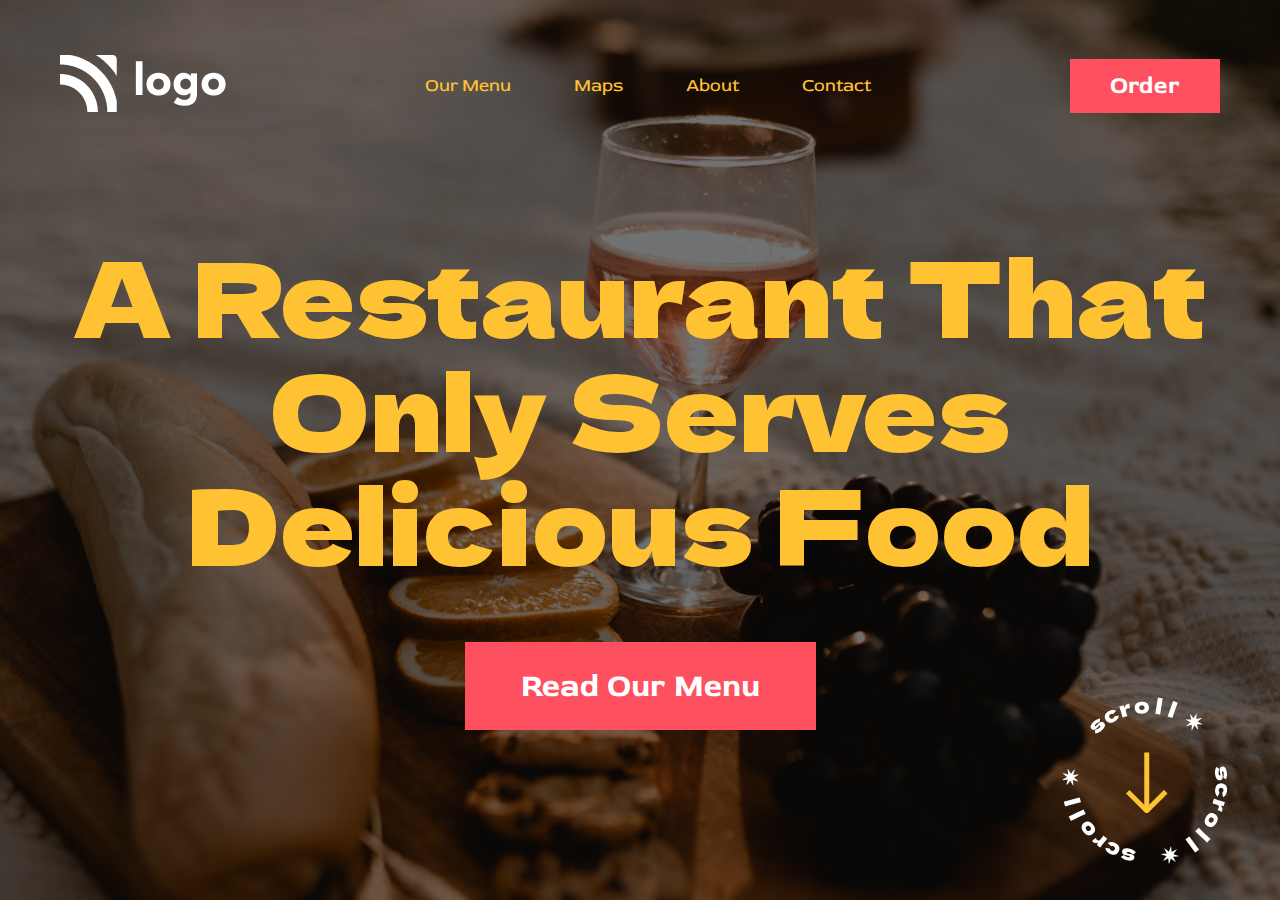
<file: 3 Feb  HTML and CSS Assignments/index.html>
<!DOCTYPE html>
<html lang="en">
  <head>
    <meta charset="UTF-8" />
    <meta http-equiv="X-UA-Compatible" content="IE=edge" />
    <meta name="viewport" content="width=device-width, initial-scale=1.0" />
    <link rel="stylesheet" href="style.css" />
    <!-- Red Rose Font -->
    <link rel="preconnect" href="https://fonts.googleapis.com" />
    <link rel="preconnect" href="https://fonts.gstatic.com" crossorigin />
    <link
      href="https://fonts.googleapis.com/css2?family=Red+Rose:wght@300;400;500;600;700&display=swap"
      rel="stylesheet"
    />
    <!-- Dela Font -->
    <link rel="preconnect" href="https://fonts.googleapis.com" />
    <link rel="preconnect" href="https://fonts.gstatic.com" crossorigin />
    <link
      href="https://fonts.googleapis.com/css2?family=Dela+Gothic+One&display=swap"
      rel="stylesheet"
    />
    <title>
        Project Three
        
    </title>
  </head>
  <body>
    <div class="container">
      <section aria-label="navbar">
        <nav class="navbar">
          <div>
            <img src="./assets/white-logo.png" alt="logo" class="logo" />
          </div>
          <div>
            <ul class="list">
              <li class="list-item">Our Menu</li>
              <li class="list-item">Maps</li>
              <li class="list-item">About</li>
              <li class="list-item">Contact</li>
            </ul>
          </div>
          <div>
            <button class="button-small">Order</button>
          </div>
        </nav>
      </section>
      <!-- Hero Section -->
      <section aria-label="hero">
        <div class="hero">
          <h1 class="hero-heading">
            A Restaurant That Only Serves Delicious Food
          </h1>
          <button class="button-large">Read Our Menu</button>
          <div class="bottom">
            <div>
              <img src="./assets/scrool.png" alt="bottom-logo" />
            </div>
          </div>
        </div>
      </section>
    </div>
  </body>
</html>
</file>
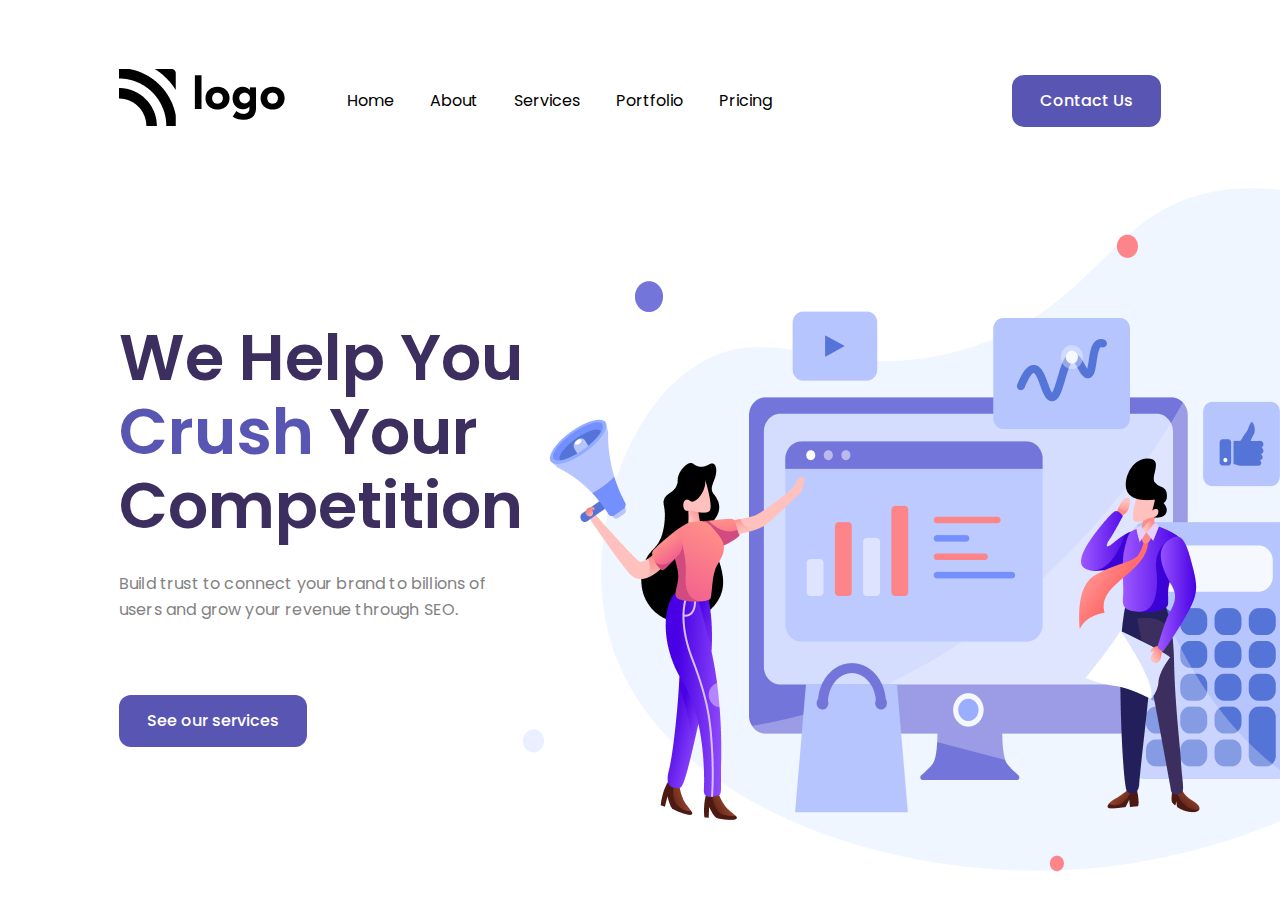
<file: 4 Feb HTML and CSS Assignment/index.html>
<!DOCTYPE html>
<html lang="en">
  <head>
    <meta charset="UTF-8" />
    <meta http-equiv="X-UA-Compatible" content="IE=edge" />
    <meta name="viewport" content="width=device-width, initial-scale=1.0" />
    <!-- stylesheet -->
    <link rel="stylesheet" href="style.css" />
    <!-- Font -->
    <link rel="preconnect" href="https://fonts.googleapis.com" />
    <link rel="preconnect" href="https://fonts.gstatic.com" crossorigin />
    <link
      href="https://fonts.googleapis.com/css2?family=Poppins:wght@200;300;400;500;600;700;800&display=swap"
      rel="stylesheet"
    />
    <title>Project Four</title>
  </head>
  <body>
    <div class="container">
      <section aria-label="navbar">
        <nav class="navbar-container">
          <div>
            <img src="./assets/Logo.png" alt="brand-logo" />
          </div>
          <div class="grow-list">
            <ul class="list">
              <li class="list-item">Home</li>
              <li class="list-item">About</li>
              <li class="list-item">Services</li>
              <li class="list-item">Portfolio</li>
              <li class="list-item">Pricing</li>
            </ul>
          </div>
          <div class="button-group">
            <button class="nav-button">Contact Us</button>
          </div>
        </nav>
      </section>
      <!-- Banner -->
      <section aria-label="banner">
        <div class="banner-container">
          <!-- Left text -->
          <div>
            <h1 class="heading-text">
              We Help You <span>Crush</span> Your Competition
            </h1>
            <p class="description">
              Build trust to connect your brand to billions of users and grow
              your revenue through SEO.
            </p>
            <button class="nav-button btn">See our services</button>
          </div>
          <!-- Right Text -->
          <div>
            <img src="./assets/Header Illustration.png" alt="illustration" />
          </div>
        </div>
      </section>
    </div>
  </body>
</html>
</file>
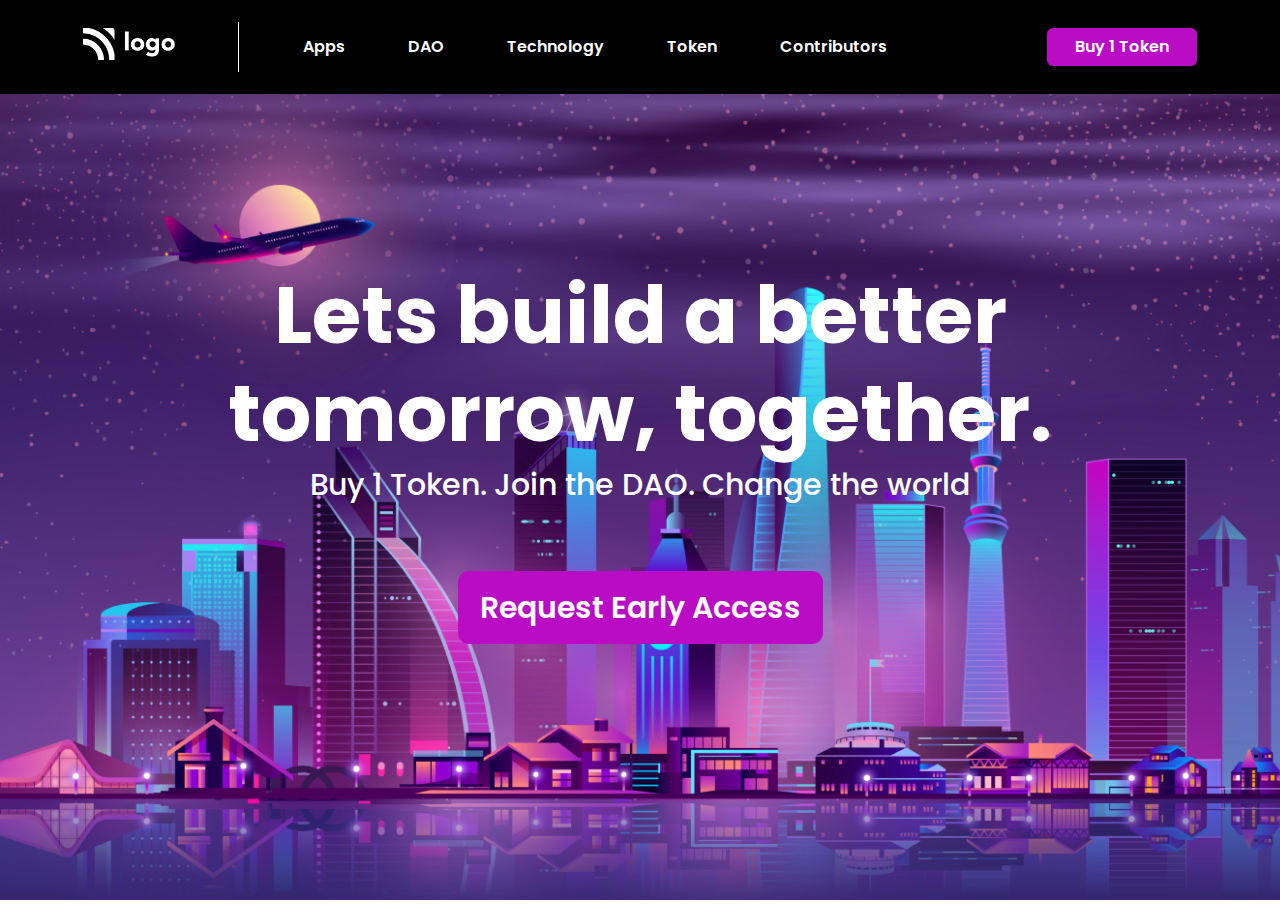
<file: 5 Feb  HTML and CSS Assignments/index.html>
<!DOCTYPE html>
<html lang="en">
  <head>
    <meta charset="UTF-8" />
    <meta http-equiv="X-UA-Compatible" content="IE=edge" />
    <meta name="viewport" content="width=device-width, initial-scale=1.0" />

    <link rel="stylesheet" href="style.css" />
    
    <link rel="preconnect" href="https://fonts.googleapis.com" />
    <link rel="preconnect" href="https://fonts.gstatic.com" crossorigin />
    <link
      href="https://fonts.googleapis.com/css2?family=Poppins:wght@200;300;400;500;600;700;800&display=swap"
      rel="stylesheet"
    />
    <link rel="preconnect" href="https://fonts.googleapis.com" />
    <link rel="preconnect" href="https://fonts.gstatic.com" crossorigin />
    <link
      href="https://fonts.googleapis.com/css2?family=Montserrat:wght@600;700;800&display=swap"
      rel="stylesheet"
    />

    <title>Project Five</title>
  </head>
  <body>
    <div class="container">
      <section aria-label="navbar">
        <nav class="navbar">
          <div>
            <img src="./assets/white-logo.png" alt="logo" class="logo" />
          </div>
          <div class="line"></div>
          <div class="grow-list">
            <ul class="list">
              <li class="list-item">Apps</li>
              <li class="list-item">DAO</li>
              <li class="list-item">Technology</li>
              <li class="list-item">Token</li>
              <li class="list-item">Contributors</li>
            </ul>
          </div>
          <div>
            <button class="button-small">Buy 1 Token</button>
          </div>
        </nav>
      </section>
      <!-- Hero Section -->
      <section aria-label="hero">
        <div class="hero">
          <h1 class="hero-heading">Lets build a better tomorrow, together.</h1>
          <p class="hero-description">
            Buy 1 Token. Join the DAO. Change the world
          </p>
          <button class="button-large">Request Early Access</button>
        </div>
      </section>
    </div>
  </body>
</html>
</file>
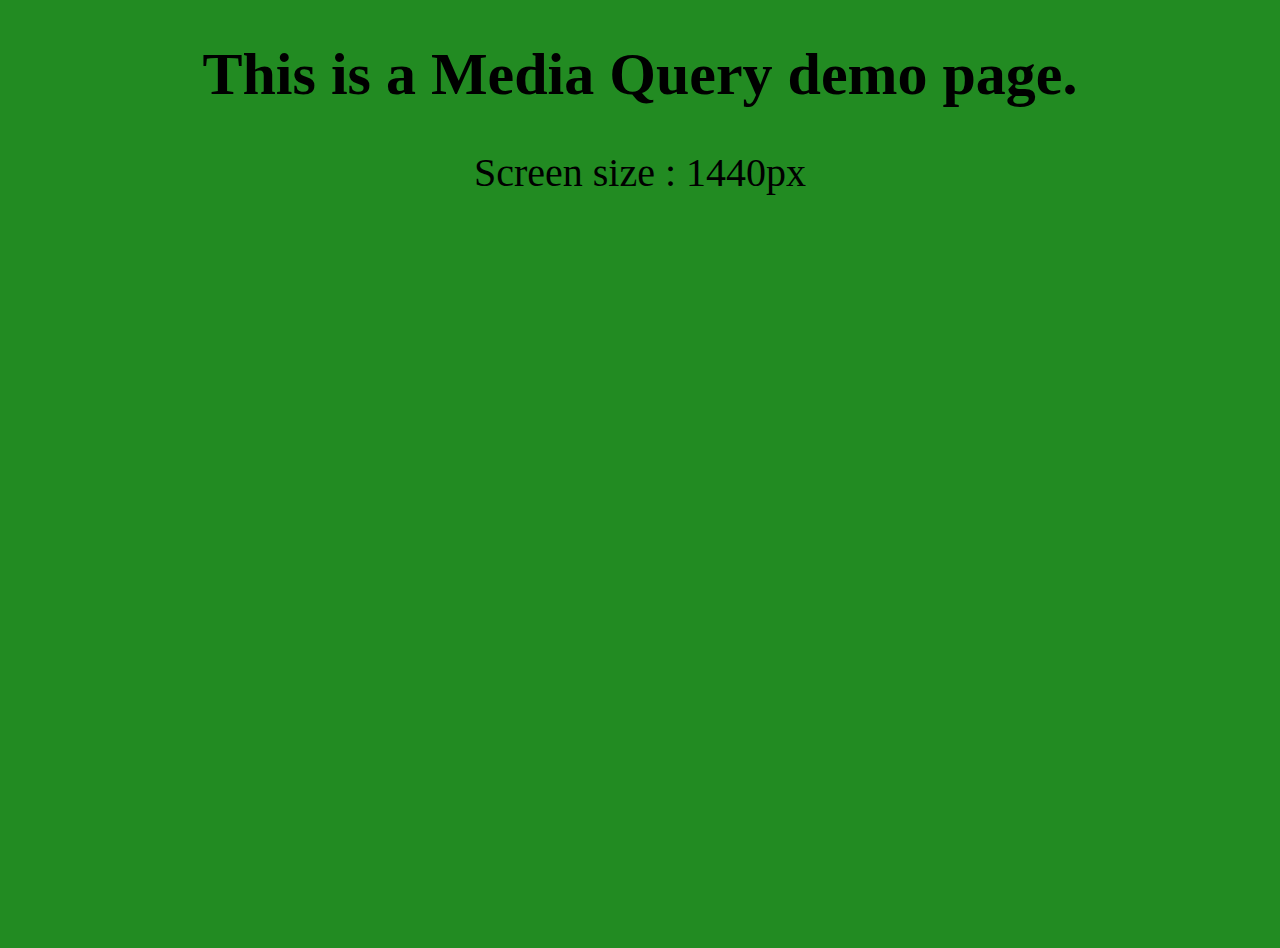
<file: 9 Feb  HTML and CSS Assignments/index.html>
<!DOCTYPE html>
<html lang="en">

<head>
    <meta charset="UTF-8">
    <meta http-equiv="X-UA-Compatible" content="IE=edge">
    <meta name="viewport" content="width=device-width, initial-scale=1.0">
    <title>Media Queries</title>
    <link rel="stylesheet" href="./style.css">
</head>


<body>
    <h1>This is a Media Query demo page.</h1>
    <p class="laptop_large">Screen size : 1440px</p>
    <p class="laptop">Screen size : 1024px</p>
    <p class="tablet">Screen size : 768px</p>
    <p class="mobile">Screen size : 425px</p>
</body>

</html>
</file>
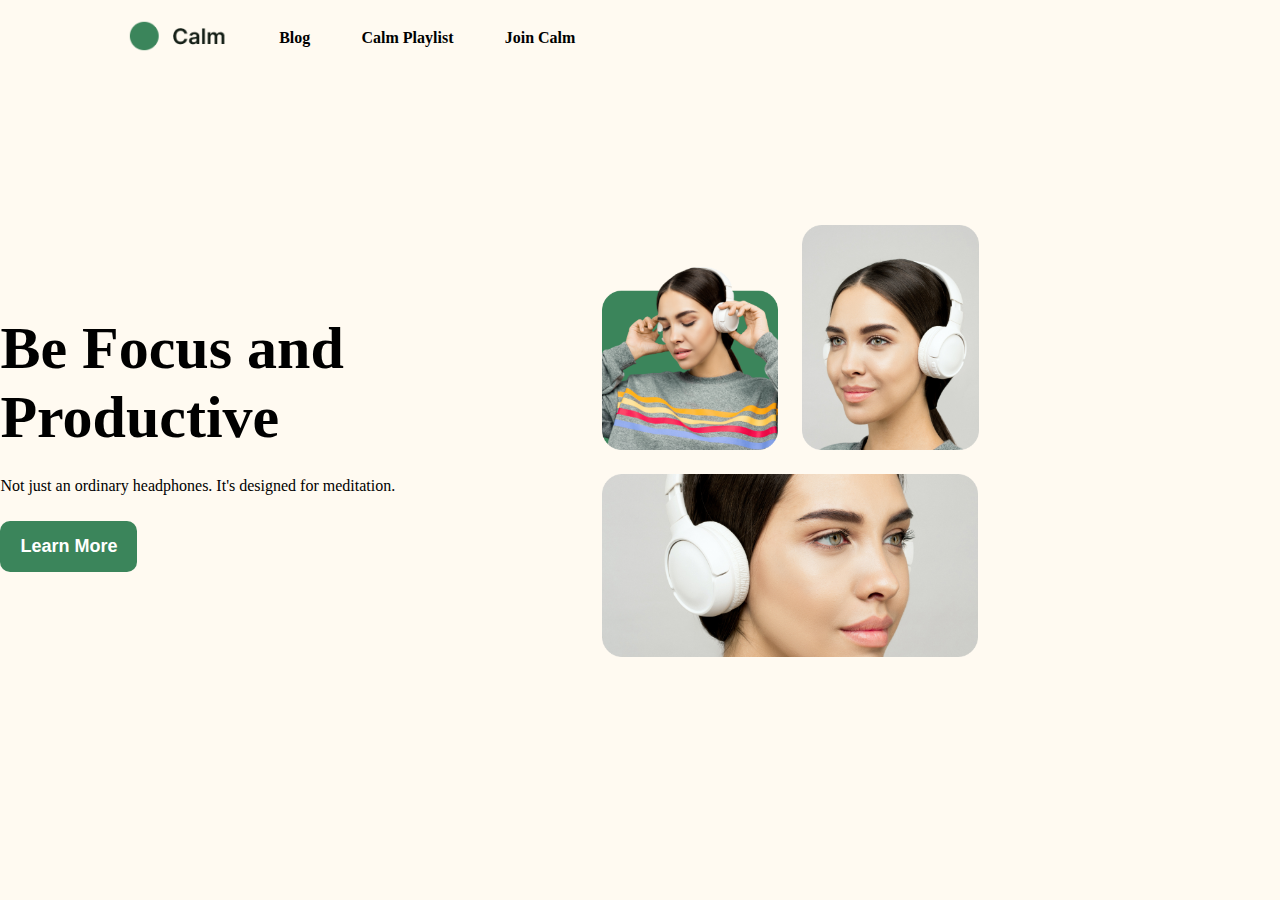
<file: Project Two/index.html>
<!DOCTYPE html>
<html lang="en">
  <head>
    <meta charset="UTF-8" />
    <meta http-equiv="X-UA-Compatible" content="IE=edge" />
    <meta name="viewport" content="width=device-width, initial-scale=1.0" />
    <title>Headphone</title>
    <link rel="stylesheet" href="style.css" />
    <!-- Google CDN -->
  </head>
  <body>
    <!-- Project Start -->
    <nav>
      <ul>
        <li><img src="./logo.png" alt="Logo" /></li>
        <li>Blog</li>
        <li>Calm Playlist</li>
        <li>Join Calm</li>
      </ul>
    </nav>
    <main>
      <!-- Left Side Section -->
      <div class="leftmain">
        <h1>Be Focus and Productive</h1>
        <p>Not just an ordinary headphones. It's designed for meditation.</p>
        <button>Learn More</button>
      </div>
      <!-- Right Side Section -->
      <div class="rightmain">
        <div>
          <img src="img1.png" alt="Image 1" />
          <img src="img2.png" alt="Image 2" />
        </div>
        <img src="img3.png" alt="Image 3" />
    </main>
  </body>
</html>
</file>
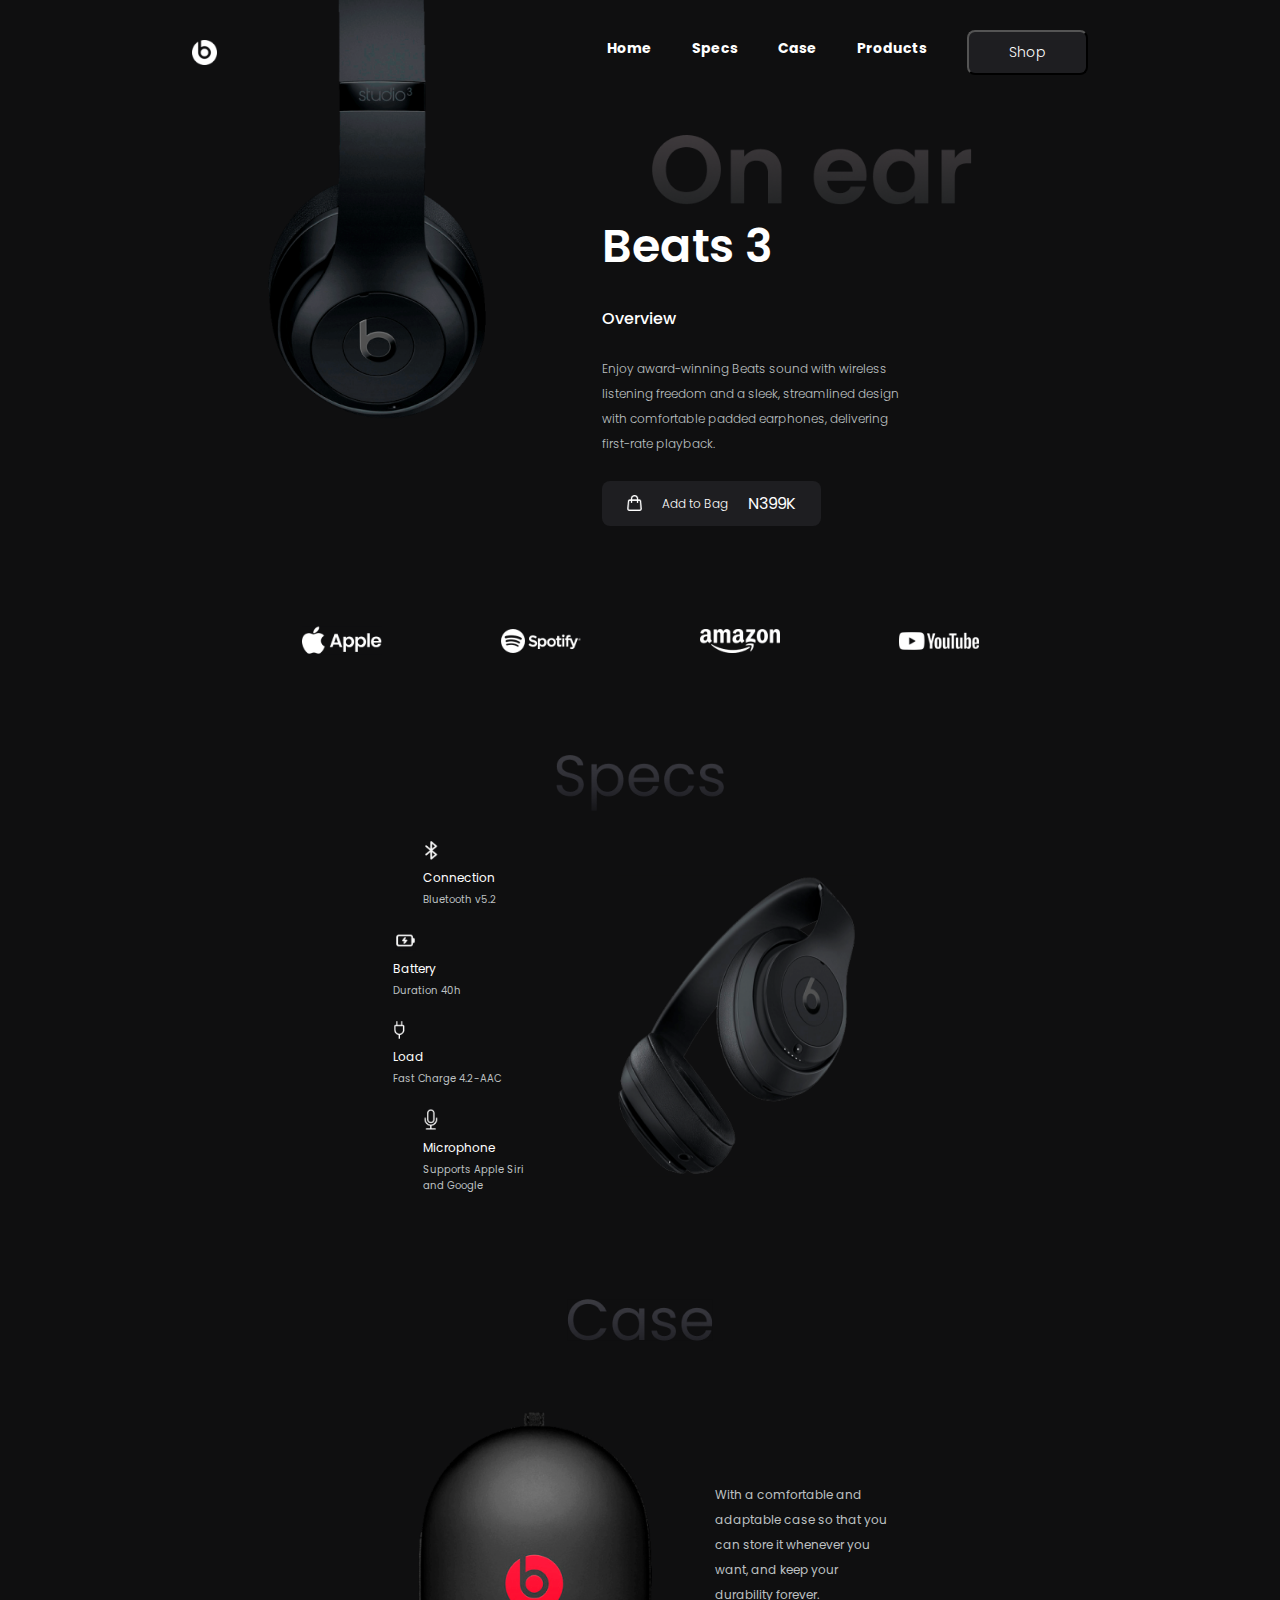
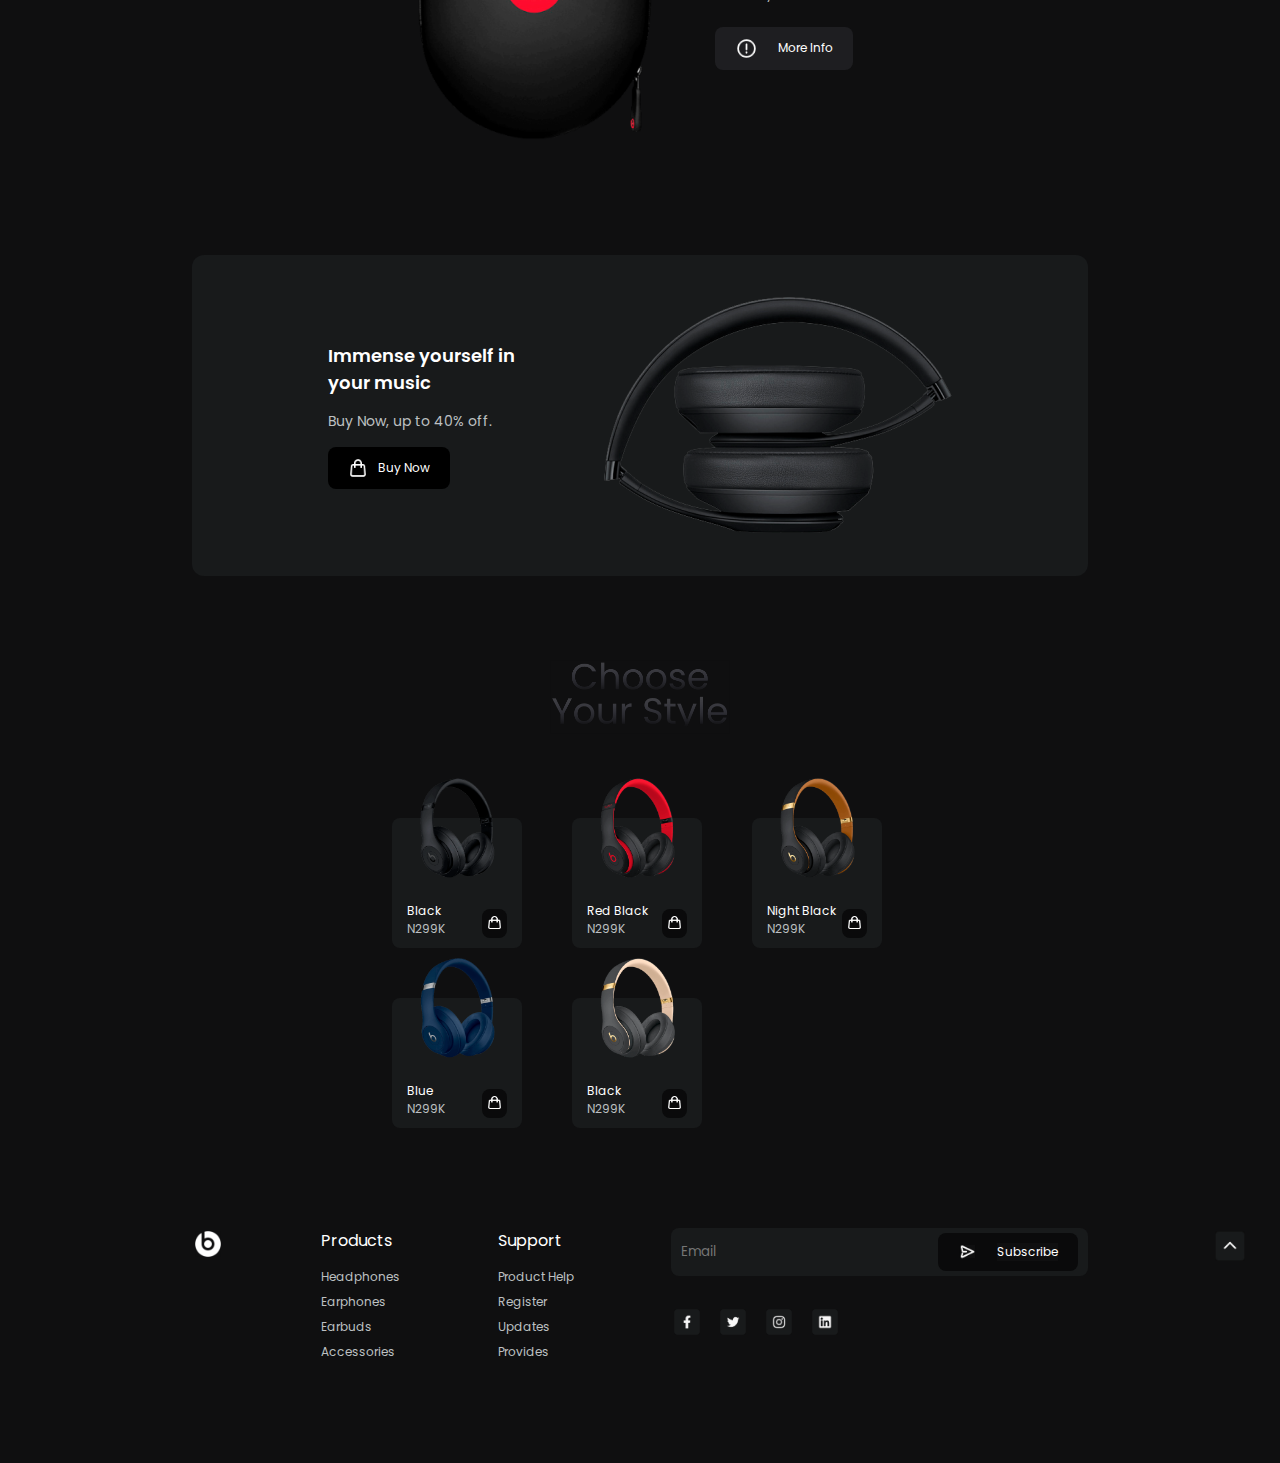
<file: 11 Feb 2023/Beats/index.html>
<!DOCTYPE html>
<html lang="en">
  <head>
    <meta charset="UTF-8" />
    <meta http-equiv="X-UA-Compatible" content="IE=edge" />
    <meta name="viewport" content="width=device-width, initial-scale=1.0" />
    <title>Beats Landing Page</title>

    <!-- adding the css file -->
    <link rel="stylesheet" href="./style.css" />

    <!-- adding the poppins font -->
    <link rel="preconnect" href="https://fonts.googleapis.com" />
    <link rel="preconnect" href="https://fonts.gstatic.com" crossorigin />
    <link
      href="https://fonts.googleapis.com/css2?family=Poppins:wght@200;300;400;500;600;700;800;900&display=swap"
      rel="stylesheet"
    />
  </head>

  <body>
    <!-- creating the navigation menu -->
    <nav>
      <img src="./Photos/beatsLogo.png" alt="logo" />

      <div class="nav-right-section">
        <ul>
          <li><a href="#">Home</a></li>
          <li><a href="#">Specs</a></li>
          <li><a href="#">Case</a></li>
          <li><a href="#">Products</a></li>
        </ul>
        <button>Shop</button>
      </div>
    </nav>

    <!-- creating the main landing page -->
    <main>
      <img class="mainImg" src="./Photos/mainImage.png" alt="main image" />
      <div class="main">
        <img class="onEarImg" src="./Photos/onEar.png" alt="on ear logo" />
        <h1>Beats 3</h1>
        <h4>Overview</h4>
        <p>
          Enjoy award-winning Beats sound with wireless listening freedom and a
          sleek, streamlined design with comfortable padded earphones,
          delivering first-rate playback.
        </p>
        <div class="shopping-bag-section">
          <img src="./Icons/shoppingBag.png" alt="shopping bag" />
          <p>Add to Bag</p>
          <span>N399K</span>
        </div>
      </div>
    </main>

    <!-- section for adding social media icons -->
    <section class="social-media-section">
      <img src="./Photos/appleLogo.png" alt="apple logo" />
      <img src="./Photos/spotifyLogo.png" alt="spotify logo" />
      <img src="./Photos/amazonLogo.png" alt="amazon logo" />
      <img src="./Photos/youtubeLogo.png" alt="youtube logo" />
    </section>

    <!-- creating a new specification section -->
    <section class="specification">
      <!-- adding the specs logo -->
      <img
        class="specification-logo"
        src="./Icons/specsLogo.png"
        alt="specs logo"
      />

      <div class="specification-list">
        <!-- creating a division for holding all the specifications -->
        <div class="specification-list-items">
          <!-- creating a division for each specifications -->
          <div>
            <img src="./Icons/bluetooth.png" alt="bluetooth" />
            <p>Connection</p>
            <p>Bluetooth v5.2</p>
          </div>

          <div>
            <img src="./Icons/battery.png" alt="battery" />
            <p>Battery</p>
            <p>Duration 40h</p>
          </div>

          <div>
            <img src="./Icons/charger.png" alt="charger" />
            <p>Load</p>
            <p>Fast Charge 4.2-AAC</p>
          </div>

          <div>
            <img src="./Icons/mic.png" alt="mic" />
            <p>Microphone</p>
            <p>Supports Apple Siri and Google</p>
          </div>
        </div>

        <!-- adding an image with respect to the specification -->
        <img
          src="./Photos/specsImage.png"
          alt="specification headphone image"
        />
      </div>
    </section>

    <!-- creating a case section -->
    <section class="case">
      <!-- adding the case logo here -->
      <img class="case-logo" src="./Icons/caseLogo.png" alt="case logo" />

      <!-- creating a new division to wrap all case items -->
      <div class="case-item">
        <img
          class="case-item-img"
          src="./Photos/caseImage.png"
          alt="case image"
        />

        <div>
          <p>
            With a comfortable and adaptable case so that you can store it
            whenever you want, and keep your durability forever.
          </p>
          <p>
            <img src="./Icons/group.png" alt="group" />
            More Info
          </p>
        </div>
      </div>
    </section>

    <!-- section to allow user to buy a product -->
    <section class="buy-product">
      <div>
        <h3>Immense yourself in your music</h3>
        <p>Buy Now, up to 40% off.</p>
        <div>
          <img src="./Icons/shoppingBag.png" alt="shopping bag" />
          <p>Buy Now</p>
        </div>
      </div>

      <img src="./Photos/buyNowSectionImage.png" alt="buy now" />
    </section>

    <!-- creating a product section to display the items -->
    <section class="product">
      <!-- adding the choose style logo -->
      <img class="product-logo" src="./Icons/productLogo.png" alt="logo" />

      <!-- creating a new division for adding all the products to showcase to user -->
      <div class="product-items">
        <!-- creating card for product -->
        <div class="product-card">
          <img class="product-img" src="./Photos/black.png" alt="black" />
          <div class="product-info">
            <p>
              Black <br />
              <span>N299K</span>
            </p>

            <div>
              <img src="./Icons/shoppingBag.png" alt="shopping bag" />
            </div>
          </div>
        </div>

        <!-- creating card for product -->
        <div class="product-card">
          <img
            class="product-img"
            src="./Photos/redBlack.png"
            alt="red black"
          />
          <div class="product-info">
            <p>
              Red Black <br />
              <span>N299K</span>
            </p>

            <div>
              <img src="./Icons/shoppingBag.png" alt="shopping bag" />
            </div>
          </div>
        </div>

        <!-- creating card for product -->
        <div class="product-card">
          <img
            class="product-img"
            src="./Photos/nightBlack.png"
            alt="Night Black"
          />
          <div class="product-info">
            <p>
              Night Black <br />
              <span>N299K</span>
            </p>

            <div>
              <img src="./Icons/shoppingBag.png" alt="shopping bag" />
            </div>
          </div>
        </div>

        <!-- creating card for product -->
        <div class="product-card">
          <img class="product-img" src="./Photos/blue.png" alt="blue" />
          <div class="product-info">
            <p>
              Blue <br />
              <span>N299K</span>
            </p>

            <div>
              <img src="./Icons/shoppingBag.png" alt="shopping bag" />
            </div>
          </div>
        </div>

        <!-- creating card for product -->
        <div class="product-card">
          <img
            class="product-img"
            src="./Photos/twilightGray.png"
            alt="twilight"
          />
          <div class="product-info">
            <p>
              Black <br />
              <span>N299K</span>
            </p>

            <div>
              <img src="./Icons/shoppingBag.png" alt="shopping bag" />
            </div>
          </div>
        </div>
      </div>
    </section>

    <!-- designing the footer area of the website -->
    <footer>
      <img class="footer-logo" src="./Photos/beatsLogo.png" alt="logo" />

      <!-- creating the product navigation menu -->
      <ul>
        <li><a href="#">Products</a></li>
        <li><a href="#">Headphones</a></li>
        <li><a href="#">Earphones</a></li>
        <li><a href="#">Earbuds</a></li>
        <li><a href="#">Accessories</a></li>
      </ul>

      <!-- creating the support navigation menu -->
      <ul>
        <li><a href="#">Support</a></li>
        <li><a href="#">Product Help</a></li>
        <li><a href="#">Register</a></li>
        <li><a href="#">Updates</a></li>
        <li><a href="#">Provides</a></li>
      </ul>

      <!-- adding subscribe and social media icon buttons -->
      <div class="footer-subscription">
        <!-- adding the division for subscribe -->
        <div>
          <input type="email" placeholder="Email" />
          <div class="subscribe-button">
            <img src="./Icons/rightArrow.png" alt="rightArrow" />
            <p>Subscribe</p>
          </div>
        </div>

        <!-- social media icons -->
        <div>
          <img src="./Icons/facebook.png" alt="facebook" />
          <img src="./Icons/twitter.png" alt="twitter" />
          <img src="./Icons/instagram.png" alt="instagram" />
          <img src="./Icons/linkedin.png" alt="linkedin" />
        </div>
      </div>

      <!-- adding top arrow for icon for moving the page to top -->
      <img class="arrow-up" src="./Icons/upArrow.png" alt="upArrow" />
    </footer>
  </body>
</html>
</file>
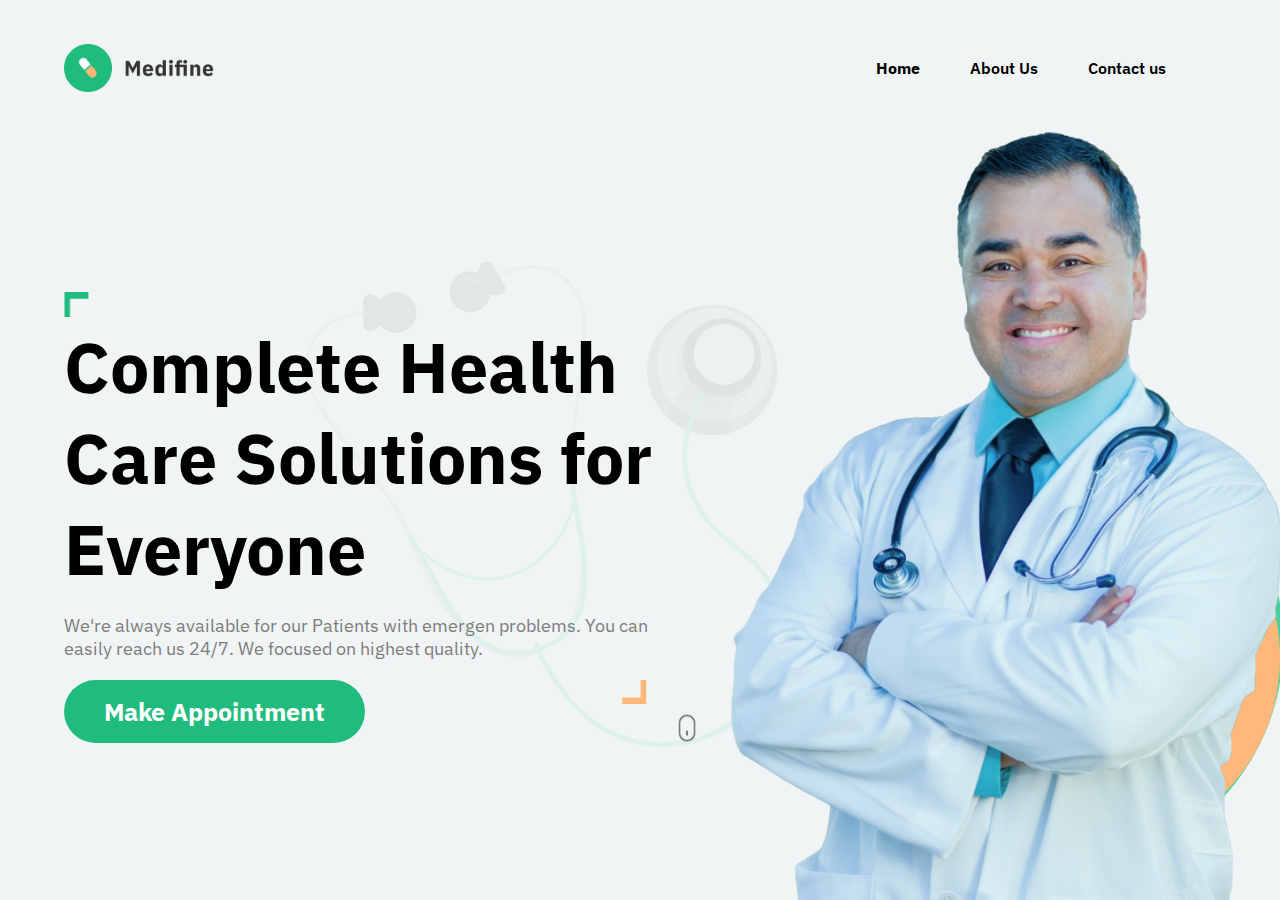
<file: 11 Feb 2023/Multi-Page Website/index.html>
<!DOCTYPE html>
<html lang="en">
  <head>
    <meta charset="UTF-8" />
    <meta http-equiv="X-UA-Compatible" content="IE=edge" />
    <meta name="viewport" content="width=device-width, initial-scale=1.0" />
    <title>Hospital Page</title>

    <!-- adding the google font -->
    <link rel="preconnect" href="https://fonts.googleapis.com" />
    <link rel="preconnect" href="https://fonts.gstatic.com" crossorigin />
    <link
      href="https://fonts.googleapis.com/css2?family=IBM+Plex+Sans:wght@200;300;400;500;600;700&family=Poppins:wght@200;300;400;500;600;700;800;900&display=swap"
      rel="stylesheet"
    />

    <!-- adding the css file -->
    <link rel="stylesheet" href="./style.css" />
  </head>

  <body>
    <!-- creating the navigation menu -->
    <nav>
      <img src="./images/logo.png" alt="logo" />
      <a href="/"></a>
      <ul>
        <li><a href="/">Home</a></li>
        <li><a href="./about/about.html">About Us</a></li>
        <li><a href="./contact/contact.html">Contact us</a></li>
      </ul>
    </nav>

    <!-- creating the hero section -->
    <main>
      <!-- creating the left section -->
      <section class="leftSection">
        <img class="topAngle" src="./images/topAngle.png" alt="topAngle" />
        <h1>Complete Health Care Solutions for Everyone</h1>
        <p>
          We're always available for our Patients with emergen problems. You can
          easily reach us 24/7. We focused on highest quality.
        </p>
        <img
          class="bottomAngle"
          src="./images/bottomAngle.png"
          alt="bottomAngle"
        />
        <img
          class="stethoscope"
          src="./images/stethoscope.png"
          alt="stethoscope"
        />
        <button>Make Appointment</button>
        <img class="mouse" src="./images/mouse.png" alt="mouse" />
      </section>

      <!-- creating the right section -->
      <section class="rightSection">
        <img class="greenBox" src="./images/greenBox.png" alt="greenBox" />
        <img class="yellowBox" src="./images/yellowBox.png" alt="yellowBox" />
        <img class="doctor" src="./images/doctor.png" alt="doctor" />
      </section>
    </main>
  </body>
</html>
</file>
<file: 3 Feb  HTML and CSS Assignments/style.css>
* {
    margin: 0;
    padding: 0;
    box-sizing: border-box;
    font-family: "Red Rose", cursive;
  }
  
  body {
    width: 100%;
    height: 100%;
    background-image: linear-gradient(rgba(0, 0, 0, 0.5), rgba(0, 0, 0, 0.5)),
      url("./assets/pexels-maxyne-barcel-10402282 1.png");
    background-size: cover;
    background-attachment: fixed;
  }
  
  /* ------------------------------ */
  /* ---------- NAVBAR ------------ */
  /* ------------------------------ */
  
  .navbar {
    display: flex;
    justify-content: space-between;
    align-items: center;
    padding: 0 60px 0 60px;
    margin-top: 55px;
  }
  
  .list {
    display: flex;
    align-items: center;
    gap: 63px;
    list-style: none;
    font-family: "Red Rose";
    font-style: normal;
    font-weight: 400;
    font-size: 18px;
    line-height: 22px;
    color: #ffc233;
  }
  
  .logo,
  .list-item {
    cursor: pointer;
  }
  
  .button-small {
    padding: 12px 40px;
    background-color: #ff505f;
    border: none;
    font-family: "Red Rose";
    font-style: normal;
    font-weight: 700;
    font-size: 24px;
    line-height: 30px;
    color: #ffffff;
    cursor: pointer;
  }
  
  /* ------------------------------ */
  /* ---------- HERO ------------ */
  /* ------------------------------ */
  
  .hero {
    max-width: 1154px;
    margin: 0 auto;
    text-align: center;
    margin-top: 119px;
  }
  
  .hero-heading {
    font-family: "Dela Gothic One", cursive;
    font-style: normal;
    font-weight: 400;
    font-size: 104px;
    line-height: 114px;
    /* or 110% */
    color: #ffc233;
  }
  
  .button-large {
    background: #ff505f;
    font-family: "Red Rose";
    font-style: normal;
    font-weight: 700;
    font-size: 32px;
    line-height: 40px;
    color: #ffffff;
    border: none;
    padding: 24px 56px;
    margin-top: 64px;
    cursor: pointer;
  }
  
  .bottom {
    position: absolute;
    bottom: 20px;
    right: 40px;
  }
</file>
<file: 4 Feb HTML and CSS Assignment/style.css>
* {
    margin: 0;
    padding: 0;
    box-sizing: border-box;
    font-family: "Poppins", sans-serif;
  }
  
  .container {
    max-width: 130rem;
    margin: 0 auto;
    padding: 0 119px;
  }
  
  .navbar-container {
    display: flex;
    align-items: center;
    justify-content: space-between;
    margin-top: 69px;
  }
  
  .grow-list {
    flex-grow: 1;
    padding-left: 62px;
  }
  
  .list {
    display: flex;
    align-items: center;
    list-style: none;
    gap: 36px;
    font-family: "Poppins";
    font-style: normal;
    font-weight: 400;
    font-size: 16px;
    line-height: 24px;
    color: #000;
  }
  
  .list li {
    cursor: pointer;
  }
  
  .list li:hover {
    color: #5955b3;
  }
  
  .nav-button {
    padding: 14px 28px;
    background-color: #5955b3;
    border: none;
    border-radius: 12px;
    font-family: "Poppins";
    font-style: normal;
    font-weight: 500;
    font-size: 16px;
    line-height: 24px;
    display: flex;
    align-items: center;
    text-align: center;
    color: #ffffff;
  }
  
  .banner-container {
    display: flex;
    align-items: center;
    justify-content: space-between;
    margin-top: 55px;
  }
  
  .heading-text {
    font-family: "Poppins";
    font-style: normal;
    font-weight: 600;
    font-size: 64px;
    line-height: 74px;
    color: #3c2f60;
  }
  
  .heading-text span {
    color: #5955b3;
  }
  
  .description {
    font-family: "Poppins";
    font-style: normal;
    font-weight: 400;
    font-size: 16px;
    line-height: 26px;
    letter-spacing: 0.01em;
    color: #828282;
    margin-top: 28px;
  }
  
  .btn {
    margin-top: 72px;
  }
</file>
<file: 5 Feb  HTML and CSS Assignments/style.css>
* {
    margin: 0;
    padding: 0;
    box-sizing: border-box;
    font-family: "Poppins", sans-serif;
  }
  
  /* ------------------------------ */
  /* ---------- NAVBAR ------------ */
  /* ------------------------------ */
  
  .navbar {
    display: flex;
    justify-content: space-between;
    align-items: center;
    padding: 31px 83px;
    height: 94px;
    background-color: #000;
  }
  
  .grow-list {
    flex-grow: 1;
    
  }
  .list-item:hover{

    background-color: #ba0cc5;
    color: #ffffff;
    border-radius: 6px;
  }
  
  img {
    width: 92px;
    height: 32px;
  }
  
  .line {
    width: 1px;
    height: 50px;
    background-color: #fff;
    margin-left: 63px;
  }
  
  .list {
    display: flex;
    align-items: center;
    gap: 63px;
    list-style: none;
    font-family: "Poppins";
    font-style: normal;
    font-weight: 600;
    font-size: 16px;
    line-height: 24px;
    color: #ffffff;
    margin-left: 64px;
  }
  
  .logo,
  .list-item {
    cursor: pointer;
  }
  
  .button-small {
    padding: 7px 28px;
    background: #ba0cc5;
    border-radius: 6px;
    border: none;
    font-family: "Poppins";
    font-style: normal;
    font-weight: 600;
    font-size: 16px;
    line-height: 24px;
    color: #ffffff;
    cursor: pointer;
  }

  .button-small:hover{

    color: #ba0cc5;
    background-color: #ffffff;
  }
  
  /* ------------------------------ */
  /* ---------- HERO ------------ */
  /* ------------------------------ */
  
  .hero {
    background-image: url("./assets/bg.png");
    background-size: cover;
    background-attachment: fixed;
    height: 91.5vh;
    text-align: center;
  }
  
  .hero-heading {
    max-width: 846px;
    margin: 0 auto;
    font-style: normal;
    font-weight: 700;
    font-size: 80px;
    line-height: 98px;
    text-align: center;
    color: #ffffff;
    padding-top: 172px;
  }
  
  .hero-description {
    font-family: "Poppins";
    font-style: normal;
    font-weight: 500;
    font-size: 30px;
    line-height: 45px;
    color: #ffffff;
  }
  
  .button-large {
    background: #ba0cc5;
    border-radius: 11.2308px;
    font-family: "Poppins";
    font-style: normal;
    font-weight: 600;
    font-size: 29.9487px;
    line-height: 45px;
    color: #ffffff;
    border: none;
    padding: 14px 22px;
    margin-top: 64px;
    cursor: pointer;
  }

  .button-large:hover{

    background-color: white;
    color: #ba0cc5;
  }
</file>
<file: 9 Feb  HTML and CSS Assignments/style.css>
body {
    height: 100vh;
    background-color: aquamarine;
  }
  
  h1 {
    font-size: 60px;
    text-align: center;
  }
  
  .laptop_large,
  .laptop,
  .tablet,
  .mobile {
    font-size: 40px;
    text-align: center;
    display: none;
  }
  
  /* media queries using max-width */
  
  /* @media screen and (max-width: 1440px) {
      body {
          background-color: brown;
      }
  
      .laptop_large {
          display: block;
      }
  }
  
  
  @media screen and (max-width: 1024px) {
      body {
          background-color: chartreuse;
      }
  
      .laptop_large {
          display: none;
      }
  
      .laptop {
          display: block;
      }
  }
  
  
  @media screen and (max-width: 768px) {
      body {
          background-color: darkorange;
      }
  
      .laptop_large {
          display: none;
      }
  
      .laptop {
          display: none;
      }
  
      .tablet {
          display: block;
      }
  }
  
  
  @media screen and (max-width: 425px) {
      body {
          background-color: darkolivegreen;
      }
  
      .laptop_large {
          display: none;
      }
  
      .laptop {
          display: none;
      }
  
      .tablet {
          display: none;
      }
  
      .mobile {
          display: block;
      }
  } */
  
  /* media queries with min-width */
  
  @media screen and (min-width: 0px) {
    body {
      background-color: crimson;
    }
  
    .mobile {
      display: block;
    }
  }
  
  @media screen and (min-width: 425px) {
    body {
      background-color: aqua;
    }
  
    .mobile {
      display: none;
    }
  
    .tablet {
      display: block;
    }
  }
  
  @media screen and (min-width: 768px) {
    body {
      background-color: darkgoldenrod;
    }
  
    .mobile {
      display: none;
    }
  
    .tablet {
      display: none;
    }
  
    .laptop {
      display: block;
    }
  }
  
  @media screen and (min-width: 1024px) {
    body {
      background-color: forestgreen;
    }
  
    .mobile {
      display: none;
    }
  
    .tablet {
      display: none;
    }
  
    .laptop {
      display: none;
    }
  
    .laptop_large {
      display: block;
    }
  }
  
  /* media queries using both min width and max width */
  
  /* 
  @media screen and (min-width:425px) and (max-width: 768px) {
      body {
          background-color: darkgrey;
      }
  } */
</file>
<file: Project Two/style.css>
* {
    margin: 0;
    padding: 0;
    box-sizing: border-box;
    background-color: #fffaf1;
  }
  nav {
    padding: 20px 10%;
    height: 15vh;
  }
  nav ul {
    display: flex;
    align-items: center;
  }
  nav ul li {
    list-style: none;
    margin-right: 5%;
    font-weight: 600;
}
nav ul li img {
    width: 100px;
  }

  main {
    display: flex;
    align-items: center;
    justify-content: center;
  }
  .leftmain {
    width: 40%;
  }
  .leftmain h1 {
    font-size: 60px;
  }  
  .leftmain p {
    margin: 5% 0;
  }
  .leftmain button {
    padding: 15px 20px;
    font-size: 18px;
    color: white;
    font-weight: 600;
    border: none;
    background-color: #3b855b;
    border-radius: 10px;
  }
  .rightmain {
    /* width: 60%; */
    padding: 7%;
  }
  .rightmain div img {
    width: 30%;
  }
  .rightmain div img:first-child {
    margin-right: 20px;
  }
  
  .rightmain div {
    margin-bottom: 20px;
  }
  
  .rightmain > img {
    width: 64%;
  }
</file>
<file: 11 Feb 2023/Beats/style.css>
* {
  margin: 0;
  padding: 0;
  outline: 0;
  box-sizing: border-box;
  background: #0f0f10;
  font-family: "Poppins", sans-serif;
  color: #ffffff;
}

/* removing the default css of a tags */
a {
  text-decoration: none;
}

/* removing the default css of li tags */
li {
  list-style: none;
}

body {
  margin: 0 15vw;
}

/* designing the navigation menu */
nav {
  display: flex;
  width: 100%;
  align-items: center;
  justify-content: space-between;
  padding: 30px 0;
}

nav img {
  width: 25px;
  height: 25px;
}

nav ul {
  display: flex;
}

nav ul li {
  margin-right: 40px;
}

nav ul li a {
  font-weight: 700;
  font-size: 14px;
  color: white;
}

nav ul li:first-child a{
  font-weight: 700;
  font-size: 14px;
}

.nav-right-section {
  display: flex;
  align-items: center;
}

.nav-right-section button {
  background: #1e1e21;
  border-radius: 8px;
  font-weight: 300;
  font-size: 14px;
  padding: 10px 40px;
}

/* designing the main section */
main {
  display: flex;
  align-items: flex-start;
  margin-top: 30px;
  position: relative;
}

.mainImg {
  width: 230px;
  position: relative;
  top: -250px;
  left: 70px;
}

.main {
  margin-left: 180px;
}

.onEarImg {
  width: 320px;
  margin-left: 50px;
}

.main h1 {
  font-weight: 600;
  font-size: 46px;
  margin-bottom: 25px;
}

.main h4 {
  font-weight: 500;
  font-size: 16px;
  margin-bottom: 25px;
}

.main p {
  width: 65%;
  font-size: 12px;
  font-weight: 300;
  color: #bdc0c2;
  line-height: 25px;
  margin-bottom: 25px;
}

.shopping-bag-section {
  display: flex;
  align-items: center;
  gap: 20px;
  background: #1e1e21;
  border-radius: 8px;
  width: fit-content;
  padding: 10px 25px;
}

.shopping-bag-section img {
  width: 15px;
  background-color: transparent;
}

.shopping-bag-section p {
  margin-bottom: 0;
  color: white;
  background-color: transparent;
}

.shopping-bag-section span {
  background-color: transparent;
}

/* designing the social media section */
.social-media-section {
  display: flex;
  align-items: center;
  justify-content: space-around;
  padding: 0 50px;
  position: relative;
  top: -50px;
  margin-bottom: 40px;
}

.social-media-section img {
  scale: 0.8;
}

/* designing the specification section */
.specification {
  display: flex;
  flex-direction: column;
  align-items: center;
}

.specification-logo,
.case-logo {
  scale: 0.8;
  margin-bottom: 20px;
}

.specification-list {
  display: flex;
}

.specification-list img {
  scale: 0.8;
}

.specification-list-items div {
  margin-bottom: 20px;
}

.specification-list-items div img {
  scale: 0.8;
}

.specification-list-items div p {
  font-size: 12px;
}

.specification-list-items div p:last-child {
  color: #bdc0c2;
  font-size: 10px;
  margin-top: 5px;
  width: 70%;
}

.specification-list-items div:first-child,
.specification-list-items div:last-child {
  margin-left: 30px;
}

/* designing the case section */
.case {
  margin-top: 80px;
  display: flex;
  flex-direction: column;
  align-items: center;
}

.case-item {
  display: flex;
  gap: 30px;
  align-items: center;
  justify-content: center;
}

.case-item-img {
  scale: 0.8;
  /* width: 50%; */
}

.case-item div {
  width: 20%;
}

.case-item div p:first-child {
  color: #bdc0c2;
  font-size: 12px;
  font-weight: 400;
  line-height: 25px;
  margin-bottom: 20px;
}

.case-item div p:last-child img {
  scale: 0.8;
  background-color: transparent;
}

.case-item div p:last-child {
  width: fit-content;
  background: #1e1e21;
  border-radius: 8px;
  display: flex;
  align-items: center;
  gap: 20px;
  font-size: 12px;
  padding: 10px 20px;
}

/* buy product section */
.buy-product {
  background: #181a1b;
  border-radius: 12px;
  display: flex;
  align-items: center;
  justify-content: center;
  gap: 50px;
  margin-top: 70px;
  padding: 40px 0;
}

.buy-product div,
.buy-product p,
.buy-product h3,
.buy-product img {
  background-color: transparent;
}

.buy-product div {
  width: 25%;
}

.buy-product div h3 {
  font-weight: 600;
  font-size: 18px;
  margin-bottom: 15px;
}

.buy-product div p {
  color: #bdc0c2;
  font-size: 14px;
  margin-bottom: 15px;
}

.buy-product div div {
  display: flex;
  align-items: center;
  width: fit-content;
  background: #000000;
  border-radius: 8px;
  padding: 10px 20px;
}

.buy-product div div img {
  scale: 0.8;
  margin-right: 10px;
}

.buy-product div div p {
  margin-bottom: 0;
  font-size: 12px;
  color: white;
}

/* designing the product section for displaying the items */
.product {
  display: flex;
  flex-direction: column;
  margin: 0 150px;
}

.product-logo {
  display: flex;
  flex-direction: column;
}

.product-logo {
  scale: 0.3;
}

.product-items {
  display: flex;
  align-items: center;
  flex-wrap: wrap;
  gap: 50px;
  padding-left: 50px;
}

.product-card {
  position: relative;
  width: 130px;
  height: 130px;
  background: #181a1b;
  border-radius: 8px;
}

.product-img {
  width: 75px;
  height: 100px;
  position: absolute;
  z-index: 100;
  top: -40px;
  left: 28px;
}

.product-img,
.product-card p,
.product-card span,
.product-card img,
.product-card div {
  background-color: transparent;
}

.product-info {
  position: absolute;
  bottom: 0;
  width: 100%;
  display: flex;
  align-items: flex-end;
  justify-content: space-between;
  padding: 10px 15px;
}

.product-info p {
  font-size: 12px;
}

.product-info p span {
  color: #bdc0c2;
}

.product-info div {
  background: #0a0a0b;
  border-radius: 8px;
  padding: 2px 6px;
}

.product-info div img {
  width: 13px;
  height: 13px;
}

/* designing the footer section */
footer{
  margin: 100px 0;
  display: flex;
  align-items: flex-start;
  justify-content: space-between;
  position: relative;
}

.footer-logo{
  scale: 0.8;
}

ul li a{
  font-size: 12px;
  color: #BDC0C2;
}

ul li:first-child a{
  font-size: 16px;
  font-weight: 400;
  color: white;
}

ul li:first-child{
  margin-bottom: 10px;
}

.footer-subscription{
  display: flex;
  flex-direction: column;
  gap: 30px;
}

.footer-subscription div:first-child{
  background: #181A1B;
border-radius: 8px;
padding: 5px 10px;
display: flex;
}

.footer-subscription div:first-child input{
  border: none;
  background-color: transparent;
}

.subscribe-button{
  background: #0A0A0B;
  border-radius: 8px;
  padding: 10px 20px;
  border: none;
  display: flex;
  align-items: center;
  gap: 10px;
}

.subscribe-button img{
  scale: 0.8;
}

.subscribe-button p{
  font-size: 12px;
}

.footer-subscription div:last-child img{
  margin-right: 10px;
  scale: 0.8;
}

.arrow-up{
  position: absolute;
  right: -160px;
  scale: 0.8;
}
</file>
<file: 11 Feb 2023/Multi-Page Website/style.css>
/* css reset */
* {
  margin: 0;
  padding: 0;
  outline: 0;
  box-sizing: border-box;
  font-family: "IBM Plex Sans", sans-serif;
}

body {
  max-width: 1440px;
  background-color: #f0f4f5;
  overflow: hidden;
  margin: auto;
}

/* designing the navigation menu */
nav {
  height: 15vh;
  display: flex;
  align-items: center;
  justify-content: space-between;
  padding: 0 5%;
}

/* designing the logo */
nav img {
  width: 150px;
}

/* desiging the navigation menu links */
nav ul {
  display: flex;
  align-items: center;
}

nav ul li {
  list-style: none;
  margin-right: 50px;
  font-weight: 600;
}

nav ul li:first-child {
  font-weight: 700;
  color: #20bc7e;
}

a {
  text-decoration: none;
  color: black;
}

/* designing the hero section */
main {
  display: flex;
  align-items: center;
  justify-content: center;
  height: 85vh;
}

main section {
  width: 50%;
}

.leftSection {
  margin-left: 5%;
  position: relative;
}

.topAngle {
  width: 25px;
}

.leftSection h1 {
  font-size: 70px;
}

.leftSection p {
  color: #7c7c7c;
  font-size: 18px;
  margin: 20px 0;
}

.bottomAngle {
  width: 25px;
  position: absolute;
  right: 25px;
}

.stethoscope {
  position: absolute;
  width: 90%;
  top: -60px;
  right: -25%;
  z-index: -1;
}

.mouse {
  position: absolute;
  right: -30px;
  bottom: 0;
  width: 30px;
}

.leftSection button {
  color: white;
  border: none;
  padding: 15px 40px;
  border-radius: 40px;
  background-color: #20bc7e;
  font-size: 25px;
  font-weight: 700;
}

/* designing the right section */
.greenBox,
.yellowBox {
  position: absolute;
  right: 0;
}

.greenBox {
  width: 35%;
  bottom: 30px;
}

.yellowBox {
  width: 30%;
  bottom: 50px;
}

.doctor {
  position: absolute;
  right: 0;
  bottom: 0;
  height: 90%;
}
</file>
